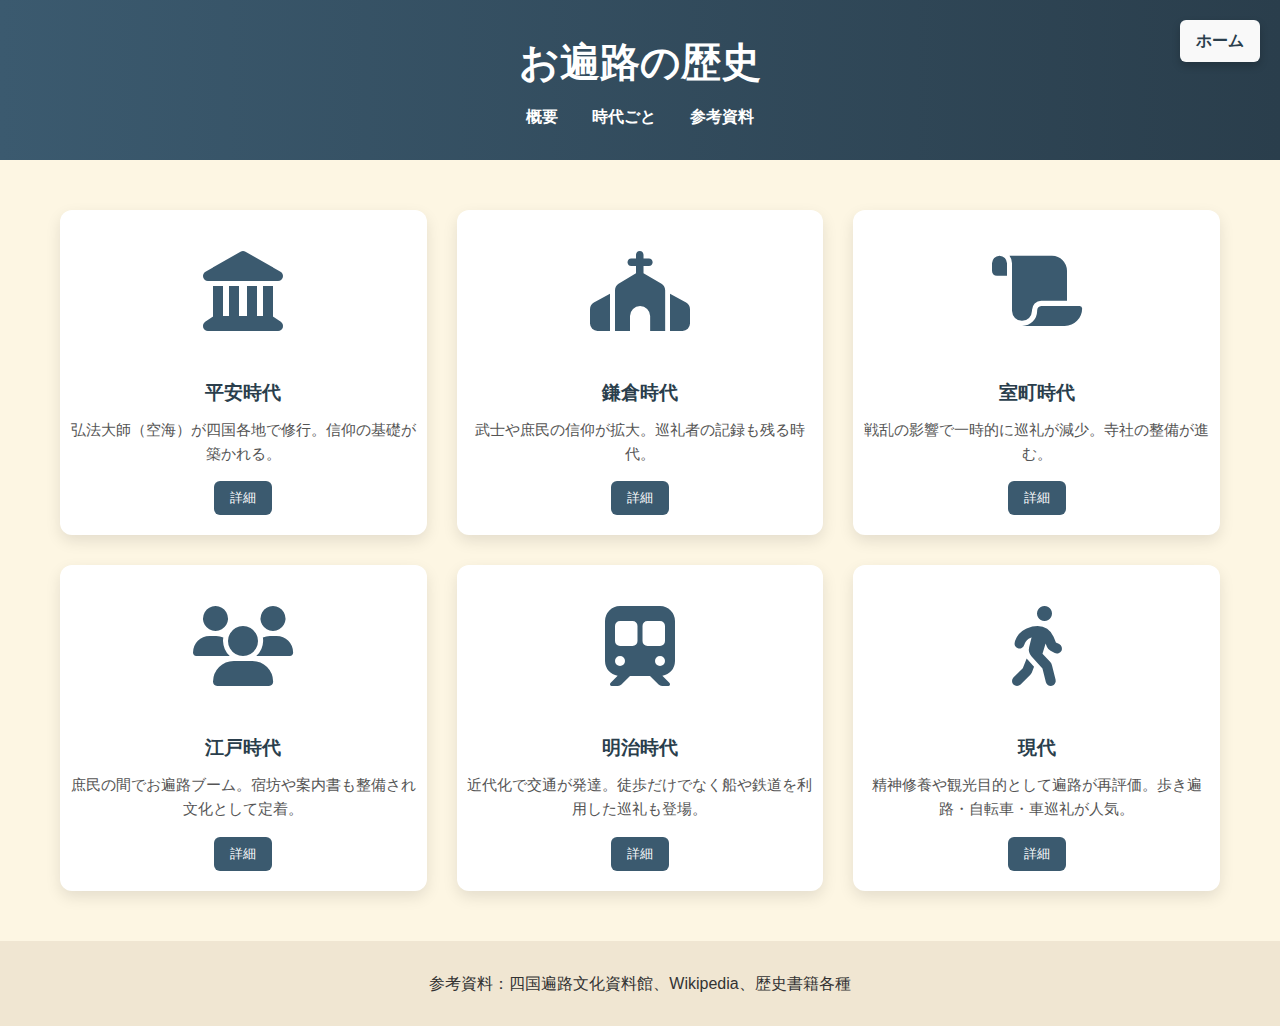
<file: website/main.html>
<!DOCTYPE html>
<html lang="ja">
<head>
<meta charset="UTF-8">
<meta name="viewport" content="width=device-width, initial-scale=1.0">
<title>お遍路の歴史</title>

<!-- Font Awesome CDN -->
<link rel="stylesheet" href="https://cdnjs.cloudflare.com/ajax/libs/font-awesome/6.4.0/css/all.min.css">

<style>
  /* リセット */
  * { margin:0; padding:0; box-sizing:border-box; }

  body {
    font-family: "Yu Gothic","Hiragino Kaku Gothic Pro","Meiryo",sans-serif;
    background-color: #fdf6e3;
    color: #333;
    line-height: 1.6;
  }

  /* ヘッダー */
  header {
    background: linear-gradient(90deg,#3b5a6f,#2a3e4c);
    color:#fff;
    padding:30px 20px;
    text-align:center;
    position: relative;
  }
  header h1 {
    font-size:2.5em;
    margin-bottom:10px;
    font-family:"Hiragino Mincho Pro","Yu Mincho","serif";
  }
  nav a {
    color:#fff;
    text-decoration:none;
    margin:0 15px;
    font-weight:bold;
    transition:0.3s;
  }
  nav a:hover { text-decoration:underline; }

  /* ホームボタン */
  .home-btn {
    position: absolute;
    top:20px;
    right:20px;
    background:#f9f9f9;
    color:#2a3e4c;
    text-decoration:none;
    padding:8px 16px;
    border-radius:6px;
    font-weight:bold;
    box-shadow:0 4px 8px rgba(0,0,0,0.2);
    transition:0.3s;
  }
  .home-btn:hover {
    background:#3b5a6f;
    color:#fff;
  }

  /* メインビジュアル */
  .hero {
    background: linear-gradient(135deg,#a8c0ff,#3f2b96);
    height:300px;
    display:flex;
    align-items:center;
    justify-content:center;
    color:#fff;
    text-shadow: 2px 2px 6px rgba(0,0,0,0.6);
  }
  .hero h2 { font-size:2em; text-align:center; }

  /* 歴史カード */
  .history-section {
    max-width:1200px;
    margin:50px auto;
    display:grid;
    grid-template-columns: repeat(auto-fit,minmax(280px,1fr));
    gap:30px;
    padding:0 20px;
  }
  .card {
    background:#fff;
    border-radius:12px;
    box-shadow:0 6px 15px rgba(0,0,0,0.1);
    overflow:hidden;
    transition: transform 0.3s, box-shadow 0.3s;
    cursor:pointer;
    position:relative;
    text-align:center;
    padding-bottom:20px;
  }
  .card:hover {
    transform: translateY(-10px);
    box-shadow:0 12px 25px rgba(0,0,0,0.2);
  }

  /* アイコン部分 */
  .card-icon {
    font-size:80px;
    color:#3b5a6f;
    margin:20px 0;
  }

  .card-content h3 {
    margin-bottom:10px;
    color:#2a3e4c;
  }
  .card-content p {
    font-size:0.95em;
    color:#555;
    padding:0 10px;
  }
  .card button {
    margin-top:15px;
    background:#3b5a6f;
    color:#fff;
    border:none;
    padding:8px 16px;
    border-radius:6px;
    cursor:pointer;
    transition:0.3s;
  }
  .card button:hover { background:#2a3e4c; }

  /* モーダル */
  .modal {
    display:none;
    position:fixed;
    top:0; left:0;
    width:100%; height:100%;
    background: rgba(0,0,0,0.7);
    justify-content:center;
    align-items:center;
    z-index:100;
    padding:20px;
  }
  .modal-content {
    background:#fff;
    padding:30px;
    border-radius:12px;
    max-width:700px;
    max-height:90%;
    overflow-y:auto;
    position:relative;
    animation:fadeIn 0.3s ease;
  }
  .modal-content h3 { margin-bottom:15px; color:#2a3e4c; }
  .modal-content p { margin-bottom:10px; }
  .close-btn {
    position:absolute;
    top:15px; right:15px;
    background:#3b5a6f;
    color:#fff;
    border:none;
    padding:5px 10px;
    border-radius:6px;
    cursor:pointer;
  }
  .close-btn:hover { background:#2a3e4c; }

  @keyframes fadeIn {
    from {opacity:0; transform:scale(0.9);}
    to {opacity:1; transform:scale(1);}
  }

  /* フッター */
  footer {
    text-align:center;
    padding:30px 20px;
    background:#f0e6d2;
    color:#333;
    margin-top:50px;
  }

  @media(max-width:600px){
    header h1 { font-size:1.8em; }
    .hero h2 { font-size:1.4em; }
    .card-icon { font-size:60px; }
  }
</style>
</head>
<body>

<header>
  <h1>お遍路の歴史</h1>
  <nav>
    <a href="#overview">概要</a>
    <a href="#cards">時代ごと</a>
    <a href="#footer">参考資料</a>
  </nav>
  <a href="index.html" class="home-btn">ホーム</a>
</header>

<section id="cards" class="history-section">
  <!-- 平安時代 -->
  <div class="card" data-modal="modal1">
    <div class="card-icon"><i class="fa-solid fa-landmark"></i></div>
    <div class="card-content">
      <h3>平安時代</h3>
      <p>弘法大師（空海）が四国各地で修行。信仰の基礎が築かれる。</p>
      <button>詳細</button>
    </div>
  </div>

  <!-- 鎌倉時代 -->
  <div class="card" data-modal="modal2">
    <div class="card-icon"><i class="fa-solid fa-church"></i></div>
    <div class="card-content">
      <h3>鎌倉時代</h3>
      <p>武士や庶民の信仰が拡大。巡礼者の記録も残る時代。</p>
      <button>詳細</button>
    </div>
  </div>

  <!-- 室町時代 -->
  <div class="card" data-modal="modal3">
    <div class="card-icon"><i class="fa-solid fa-scroll"></i></div>
    <div class="card-content">
      <h3>室町時代</h3>
      <p>戦乱の影響で一時的に巡礼が減少。寺社の整備が進む。</p>
      <button>詳細</button>
    </div>
  </div>

  <!-- 江戸時代 -->
  <div class="card" data-modal="modal4">
    <div class="card-icon"><i class="fa-solid fa-users"></i></div>
    <div class="card-content">
      <h3>江戸時代</h3>
      <p>庶民の間でお遍路ブーム。宿坊や案内書も整備され文化として定着。</p>
      <button>詳細</button>
    </div>
  </div>

  <!-- 明治時代 -->
  <div class="card" data-modal="modal5">
    <div class="card-icon"><i class="fa-solid fa-train-subway"></i></div>
    <div class="card-content">
      <h3>明治時代</h3>
      <p>近代化で交通が発達。徒歩だけでなく船や鉄道を利用した巡礼も登場。</p>
      <button>詳細</button>
    </div>
  </div>

  <!-- 現代 -->
  <div class="card" data-modal="modal6">
    <div class="card-icon"><i class="fa-solid fa-person-walking"></i></div>
    <div class="card-content">
      <h3>現代</h3>
      <p>精神修養や観光目的として遍路が再評価。歩き遍路・自転車・車巡礼が人気。</p>
      <button>詳細</button>
    </div>
  </div>
</section>

<!-- モーダル -->
<div id="modal1" class="modal">
  <div class="modal-content">
    <button class="close-btn">閉じる</button>
    <h3>平安時代の遍路</h3>
    <p>空海（弘法大師）が遍路の原型を開く。仏教の修行道として四国各地を巡り、信仰の基礎を築いた。初期は宗教的目的が中心であり、個人の精神修養が重視された。</p>
  </div>
</div>
<div id="modal2" class="modal">
  <div class="modal-content">
    <button class="close-btn">閉じる</button>
    <h3>鎌倉時代の遍路</h3>
    <p>武士階級が信仰の中心となり、巡礼者が増加。寺社への寄進や参拝記録が残る。庶民の巡礼も徐々に広がり、地域に根付く文化となった。</p>
  </div>
</div>
<div id="modal3" class="modal">
  <div class="modal-content">
    <button class="close-btn">閉じる</button>
    <h3>室町時代の遍路</h3>
    <p>戦乱や地方の混乱により巡礼は一時的に減少したが、寺社の整備が進む。信仰の道は地域コミュニティに支えられ、僧侶や修行者の役割が重要となる。</p>
  </div>
</div>
<div id="modal4" class="modal">
  <div class="modal-content">
    <button class="close-btn">閉じる</button>
    <h3>江戸時代の遍路</h3>
    <p>庶民の間でお遍路ブームが起こる。宿坊・案内書が整備され、巡礼文化として四国全土に定着。観光的側面と宗教的側面が融合した時代。</p>
  </div>
</div>
<div id="modal5" class="modal">
  <div class="modal-content">
    <button class="close-btn">閉じる</button>
    <h3>明治時代の遍路</h3>
    <p>近代化による交通の発達で、徒歩以外の巡礼が可能に。鉄道や船を活用する巡礼者も登場し、遍路のスタイルに変化が生まれた。</p>
  </div>
</div>
<div id="modal6" class="modal">
  <div class="modal-content">
    <button class="close-btn">閉じる</button>
    <h3>現代の遍路</h3>
    <p>精神修養や観光目的で遍路が再評価され、多くの人々が参加。歩き遍路だけでなく、自転車や車での巡礼も一般的。ガイドブックやウェブ情報も充実している。</p>
  </div>
</div>

<footer id="footer">
  <p>参考資料：四国遍路文化資料館、Wikipedia、歴史書籍各種</p>
</footer>

<script>
  const cards = document.querySelectorAll('.card');
  const modals = document.querySelectorAll('.modal');
  const closeBtns = document.querySelectorAll('.close-btn');

  cards.forEach(card => {
    card.querySelector('button').addEventListener('click', () => {
      const modalId = card.dataset.modal;
      document.getElementById(modalId).style.display = 'flex';
    });
  });

  closeBtns.forEach(btn => {
    btn.addEventListener('click', () => {
      btn.closest('.modal').style.display = 'none';
    });
  });

  window.addEventListener('click', e => {
    modals.forEach(modal => {
      if(e.target === modal) modal.style.display = 'none';
    });
  });
</script>

</body>
</html>
</file>
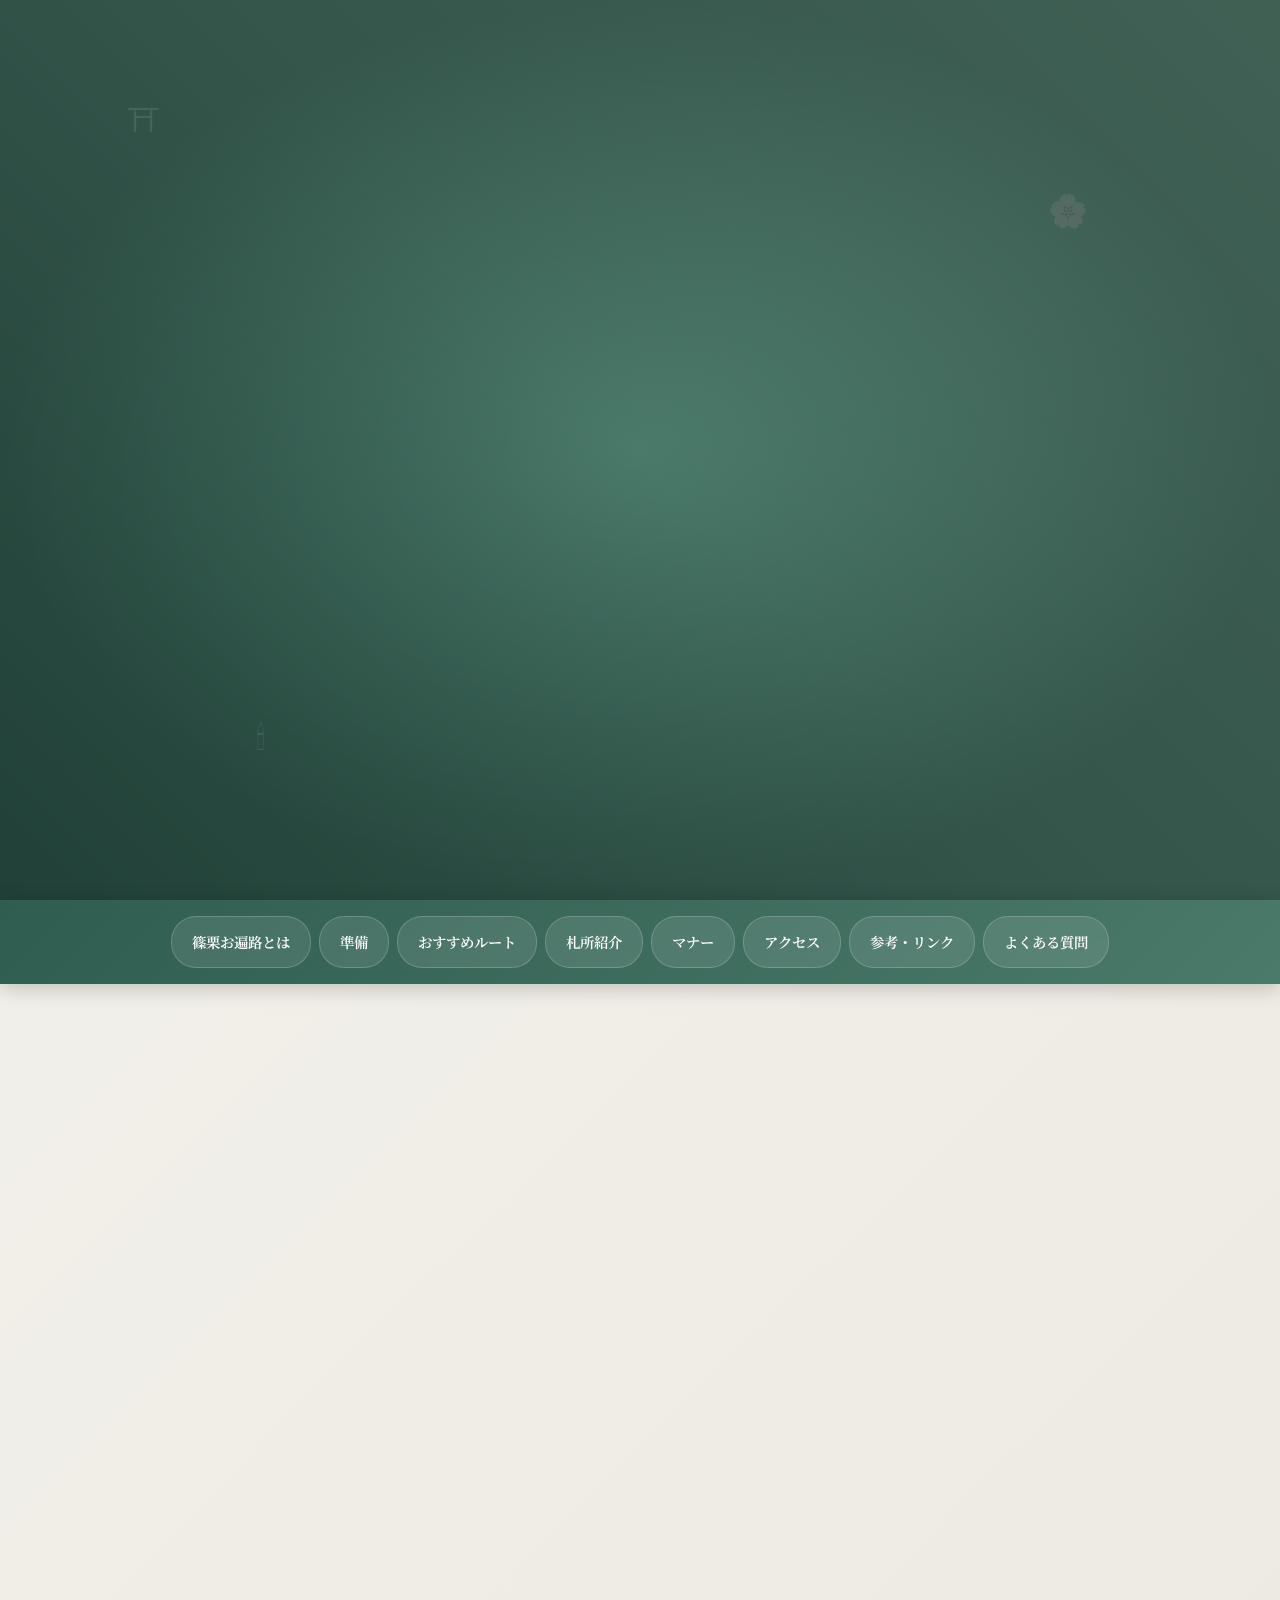
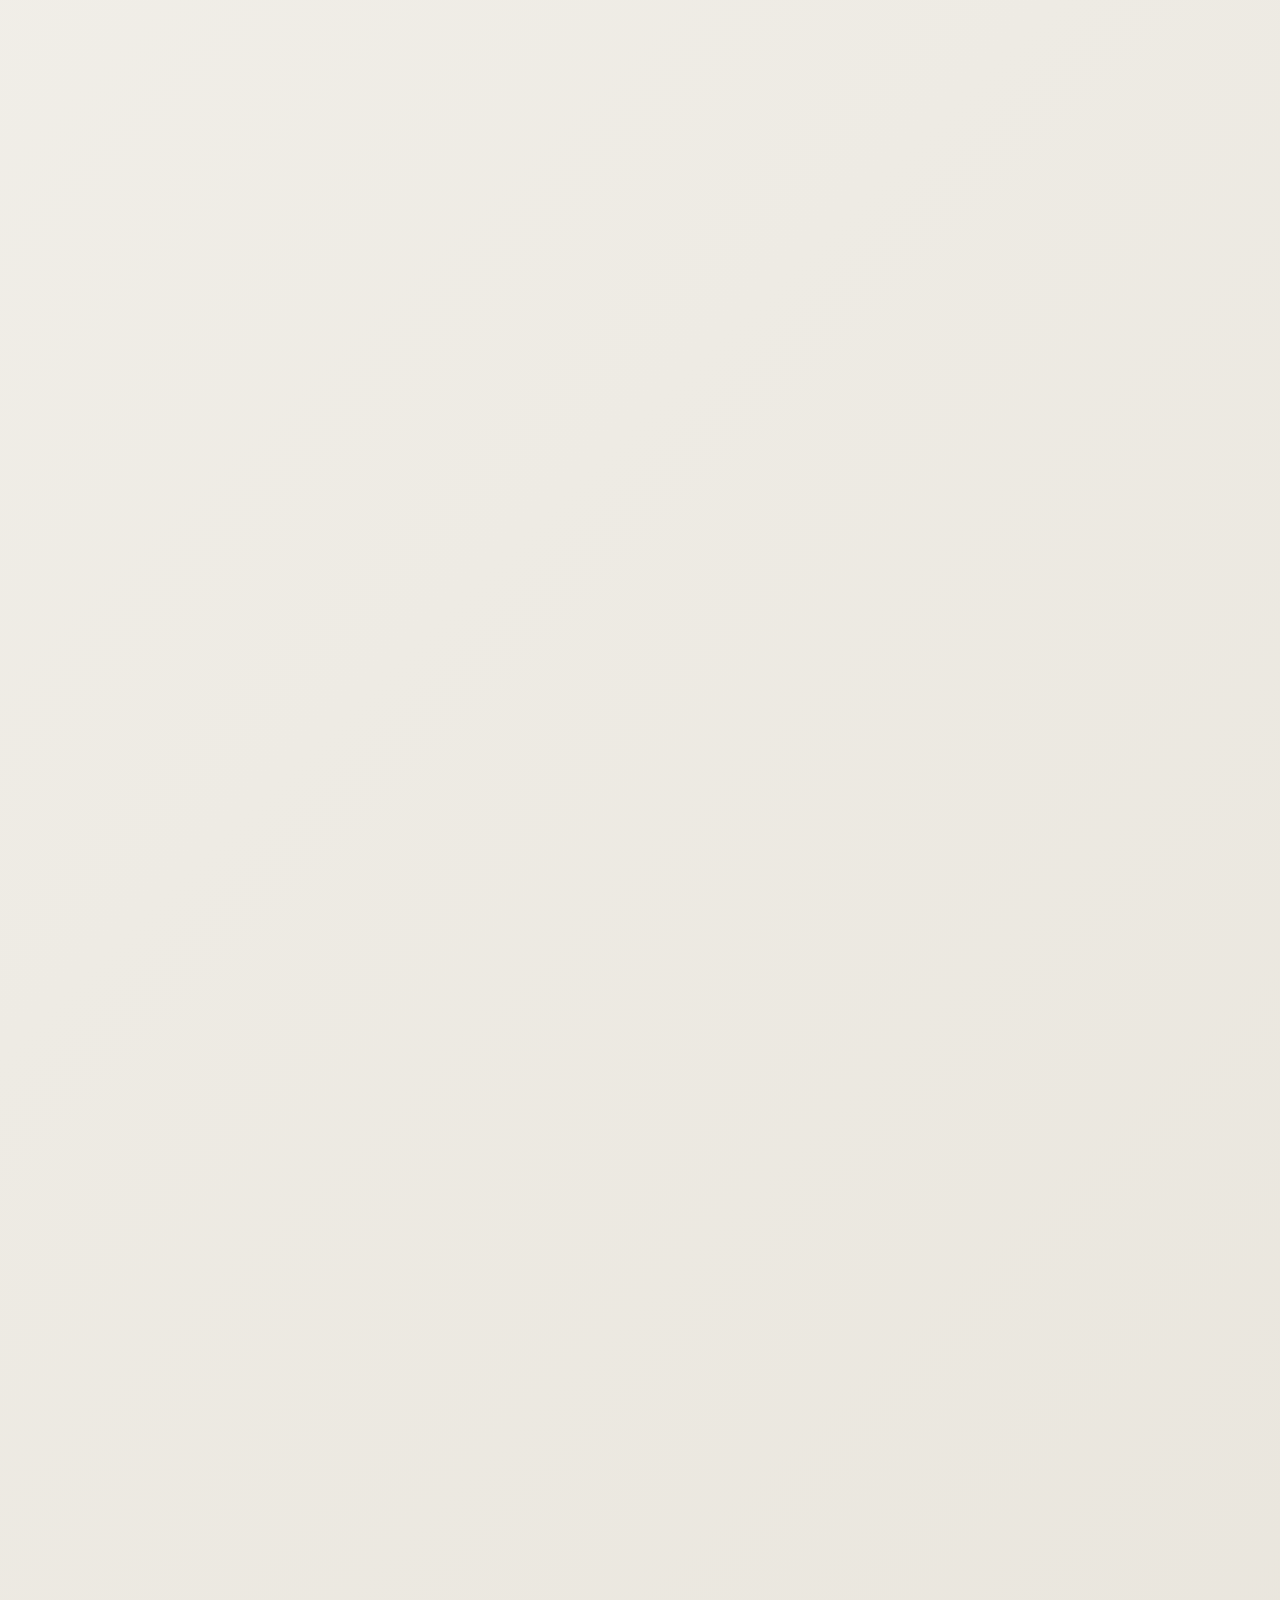
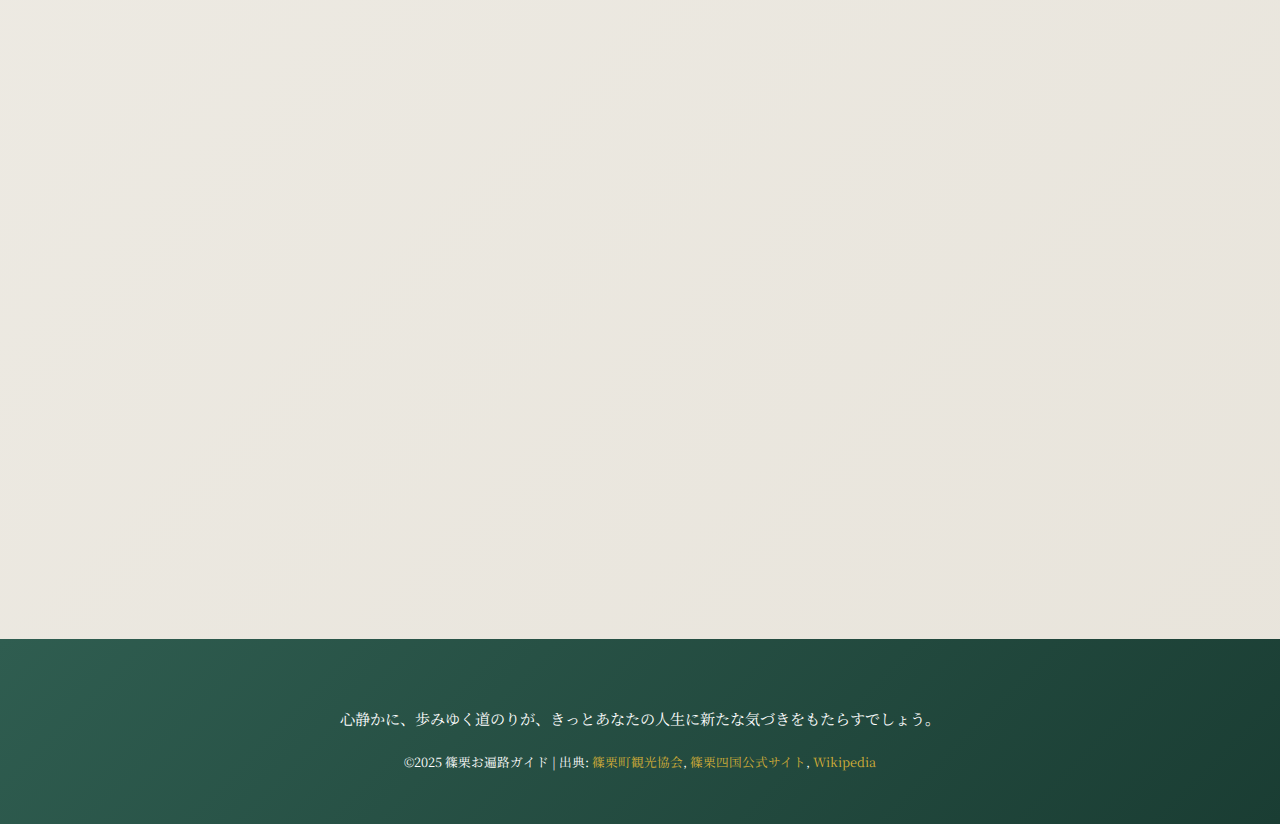
<file: website/sub.html>
<!DOCTYPE html>
<html lang="ja">
<head>
<meta charset="UTF-8">
<meta name="viewport" content="width=device-width, initial-scale=1.0">
<title>篠栗お遍路 — 初心者ガイド</title>
<link href="https://fonts.googleapis.com/css2?family=Noto+Serif+JP:wght@300;400;700&display=swap" rel="stylesheet">
<style>
.hero-inner .home-btn {
  display: inline-block;
  padding: 1rem 2.5rem;
  background: linear-gradient(135deg, var(--green) 0%, var(--green-light) 100%);
  color: #fff;
  border-radius: 50px;
  text-decoration: none;
  font-weight: 700;
  font-size: 1.1rem;
  box-shadow: 0 10px 30px rgba(47, 93, 80, 0.3);
  transition: all 0.4s cubic-bezier(0.25, 0.46, 0.45, 0.94);
  
  /* アニメーションを追加 */
  opacity: 0;
  animation: heroBtn 1.5s ease-out 1s forwards;
  transform: translateY(30px);
}

.hero-inner .home-btn:hover {
  transform: translateY(-8px) scale(1.05);
  box-shadow: 0 20px 40px rgba(47, 93, 80, 0.4);
  background: linear-gradient(135deg, var(--green-light) 0%, var(--green) 100%);
}
:root {
  --bg: linear-gradient(135deg, #f4f2ed 0%, #e8e4db 100%);
  --card: #fff;
  --accent: #b3422c;
  --accent-hover: #8a3221;
  --green: #2f5d50;
  --green-light: #4a7a6a;
  --shadow: rgba(0,0,0,0.2);
  --shadow-light: rgba(0,0,0,0.1);
  --text: #2c2c2c;
  --border: #ddd;
  --gold: #d4af37;
}

* {
  box-sizing: border-box;
}

body {
  margin: 0;
  font-family: "Noto Serif JP", serif;
  background: var(--bg);
  color: var(--text);
  line-height: 1.8;
  font-weight: 400;
  overflow-x: hidden;
}

.hero {
  position: relative;
  background: linear-gradient(45deg, #2f5d50 0%, #4a7a6a 50%, #5d8a7a 100%),
              url('https://images.unsplash.com/photo-1506748686214-e9df14d4d9d0?auto=format&fit=crop&w=1600&q=80') center/cover;
  background-blend-mode: overlay;
  color: #fff;
  height: 100vh;
  display: flex;
  align-items: center;
  justify-content: center;
  text-align: center;
  overflow: hidden;
}

.hero::before {
  content: '';
  position: absolute;
  top: 0;
  left: 0;
  right: 0;
  bottom: 0;
  background: radial-gradient(ellipse at center, transparent 0%, rgba(0,0,0,0.3) 70%);
}

.hero-inner {
  position: relative;
  z-index: 2;
  max-width: 800px;
  padding: 0 20px;
}

.hero-inner h1 {
  font-size: clamp(2.5rem, 8vw, 5rem);
  font-weight: 700;
  margin: 0 0 0.5em;
  background: linear-gradient(135deg, #fff 0%, #d4af37 100%);
  -webkit-background-clip: text;
  -webkit-text-fill-color: transparent;
  background-clip: text;
  text-shadow: 2px 2px 20px rgba(0,0,0,0.5);
  animation: heroTitle 1.5s ease-out forwards;
  opacity: 0;
  transform: translateY(50px);
}

.hero-inner p {
  font-size: clamp(1rem, 3vw, 1.4rem);
  margin: 0 0 2em;
  font-weight: 300;
  opacity: 0;
  animation: heroText 1.5s ease-out 0.5s forwards;
  transform: translateY(30px);
}

.hero-inner .btn {
  display: inline-block;
  padding: 1rem 2.5rem;
  background: linear-gradient(135deg, var(--accent) 0%, var(--accent-hover) 100%);
  color: #fff;
  border-radius: 50px;
  text-decoration: none;
  font-weight: 700;
  font-size: 1.1rem;
  box-shadow: 0 10px 30px rgba(179, 66, 44, 0.3);
  transition: all 0.4s cubic-bezier(0.25, 0.46, 0.45, 0.94);
  opacity: 0;
  animation: heroBtn 1.5s ease-out 1s forwards;
  transform: translateY(30px);
}

.hero-inner .btn:hover {
  transform: translateY(-8px) scale(1.05);
  box-shadow: 0 20px 40px rgba(179, 66, 44, 0.4);
  background: linear-gradient(135deg, var(--accent-hover) 0%, var(--accent) 100%);
}

.floating-ornament {
  position: absolute;
  font-size: 2rem;
  opacity: 0.1;
  animation: float 6s ease-in-out infinite;
}

.floating-ornament:nth-child(1) { top: 10%; left: 10%; animation-delay: 0s; }
.floating-ornament:nth-child(2) { top: 20%; right: 15%; animation-delay: 2s; }
.floating-ornament:nth-child(3) { bottom: 15%; left: 20%; animation-delay: 4s; }

.toc {
  display: flex;
  flex-wrap: wrap;
  justify-content: center;
  gap: 8px;
  background: linear-gradient(135deg, var(--green) 0%, var(--green-light) 100%);
  padding: 16px;
  box-shadow: 0 4px 20px var(--shadow);
  position: sticky;
  top: 0;
  z-index: 100;
  backdrop-filter: blur(10px);
}

.toc a {
  color: #fff;
  text-decoration: none;
  padding: 12px 20px;
  border-radius: 25px;
  font-weight: 600;
  font-size: 0.9rem;
  transition: all 0.3s cubic-bezier(0.25, 0.46, 0.45, 0.94);
  background: rgba(255,255,255,0.1);
  backdrop-filter: blur(5px);
  border: 1px solid rgba(255,255,255,0.2);
}

.toc a:hover {
  background: rgba(255,255,255,0.25);
  transform: translateY(-2px);
  box-shadow: 0 5px 15px rgba(0,0,0,0.2);
}

.container {
  max-width: 1200px;
  margin: 60px auto;
  padding: 0 20px;
}

.card {
  background: var(--card);
  padding: 32px;
  border-radius: 20px;
  box-shadow: 0 10px 40px var(--shadow-light);
  margin-bottom: 32px;
  opacity: 0;
  transform: translateY(60px);
  transition: all 0.8s cubic-bezier(0.25, 0.46, 0.45, 0.94);
  border: 1px solid rgba(255,255,255,0.8);
  backdrop-filter: blur(10px);
  position: relative;
  overflow: hidden;
}

.card::before {
  content: '';
  position: absolute;
  top: 0;
  left: 0;
  right: 0;
  height: 4px;
  background: linear-gradient(90deg, var(--accent) 0%, var(--gold) 50%, var(--green) 100%);
}

.card:hover {
  transform: translateY(-8px);
  box-shadow: 0 20px 60px var(--shadow);
}

.card h2 {
  color: var(--accent);
  margin-top: 0;
  font-weight: 700;
  font-size: 1.8rem;
  margin-bottom: 20px;
  position: relative;
  padding-bottom: 10px;
}

.card h2::after {
  content: '';
  position: absolute;
  bottom: 0;
  left: 0;
  width: 60px;
  height: 3px;
  background: linear-gradient(90deg, var(--accent) 0%, var(--gold) 100%);
  border-radius: 2px;
}

.card ul {
  list-style: none;
  padding: 0;
}

.card li {
  padding: 8px 0;
  padding-left: 24px;
  position: relative;
  transition: all 0.3s ease;
}

.card li::before {
  content: '✦';
  position: absolute;
  left: 0;
  color: var(--accent);
  font-weight: bold;
}

.card li:hover {
  padding-left: 28px;
  color: var(--accent);
}

.card ol {
  counter-reset: step-counter;
  list-style: none;
  padding: 0;
}

.card ol li {
  counter-increment: step-counter;
  padding: 12px 0 12px 40px;
  position: relative;
  border-left: 2px solid var(--border);
  margin-left: 20px;
}

.card ol li::before {
  content: counter(step-counter);
  position: absolute;
  left: -12px;
  top: 8px;
  background: var(--accent);
  color: white;
  width: 24px;
  height: 24px;
  border-radius: 50%;
  display: flex;
  align-items: center;
  justify-content: center;
  font-size: 0.8rem;
  font-weight: bold;
}

#faq {
  margin-top: 60px;
}

.faq-item {
  margin-bottom: 20px;
  border-radius: 16px;
  overflow: hidden;
  box-shadow: 0 8px 30px rgba(0,0,0,0.15);
  transition: all 0.4s cubic-bezier(0.25, 0.46, 0.45, 0.94);
  border: 1px solid rgba(255,255,255,0.5);
  background: rgba(255,255,255,0.9);
  backdrop-filter: blur(10px);
}

.faq-item:hover {
  transform: translateY(-5px);
  box-shadow: 0 15px 40px rgba(0,0,0,0.25);
}

.faq-question {
  width: 100%;
  text-align: left;
  background: linear-gradient(135deg, var(--green) 0%, var(--green-light) 100%);
  color: #fff;
  padding: 20px 24px;
  border: none;
  font-weight: 600;
  cursor: pointer;
  font-size: 1.1rem;
  transition: all 0.3s ease;
  position: relative;
  overflow: hidden;
}

.faq-question::before {
  content: '';
  position: absolute;
  top: 0;
  left: -100%;
  width: 100%;
  height: 100%;
  background: linear-gradient(90deg, transparent, rgba(255,255,255,0.2), transparent);
  transition: left 0.5s;
}

.faq-question:hover::before {
  left: 100%;
}

.faq-question:hover {
  background: linear-gradient(135deg, var(--accent) 0%, var(--accent-hover) 100%);
}

.faq-answer {
  display: none;
  padding: 24px;
  background: rgba(255,255,255,0.95);
  color: var(--text);
  font-size: 1rem;
  line-height: 1.7;
  border-top: 1px solid rgba(0,0,0,0.1);
  animation: slideDown 0.5s ease forwards;
  backdrop-filter: blur(5px);
}

.footer {
  text-align: center;
  padding: 50px 20px;
  background: linear-gradient(135deg, var(--green) 0%, #1a3d33 100%);
  color: #fff;
  font-size: 0.95rem;
  line-height: 1.8;
  margin-top: 80px;
}

.footer a {
  color: var(--gold);
  text-decoration: none;
  transition: all 0.3s ease;
}

.footer a:hover {
  color: #fff;
  text-shadow: 0 2px 10px var(--gold);
}

/* Grid Layout for larger screens */
@media(min-width: 768px) {
  .card-grid {
    display: grid;
    grid-template-columns: repeat(auto-fit, minmax(400px, 1fr));
    gap: 32px;
  }
  
  .card.wide {
    grid-column: 1 / -1;
  }
}

/* Animations */
@keyframes heroTitle {
  0% { opacity: 0; transform: translateY(50px) rotateX(90deg); }
  100% { opacity: 1; transform: translateY(0) rotateX(0); }
}

@keyframes heroText {
  0% { opacity: 0; transform: translateY(30px); }
  100% { opacity: 1; transform: translateY(0); }
}

@keyframes heroBtn {
  0% { opacity: 0; transform: translateY(30px) scale(0.8); }
  100% { opacity: 1; transform: translateY(0) scale(1); }
}

@keyframes slideDown {
  0% { opacity: 0; max-height: 0; transform: translateY(-20px); }
  100% { opacity: 1; max-height: 500px; transform: translateY(0); }
}

@keyframes float {
  0%, 100% { transform: translateY(0px) rotate(0deg); }
  50% { transform: translateY(-20px) rotate(180deg); }
}

/* Responsive Design */
@media(max-width: 768px) {
  .hero {
    height: 80vh;
  }
  
  .toc {
    gap: 4px;
    padding: 12px;
  }
  
  .toc a {
    padding: 8px 12px;
    font-size: 0.8rem;
  }
  
  .card {
    padding: 24px;
    margin-bottom: 24px;
  }
  
  .container {
    padding: 0 16px;
    margin: 40px auto;
  }
}

/* Scroll reveal animation */
.reveal {
  opacity: 1 !important;
  transform: translateY(0) !important;
}
</style>
</head>
<body>
<header class="hero">
  <div class="floating-ornament">⛩</div>
  <div class="floating-ornament">🌸</div>
  <div class="floating-ornament">🕯</div>
  <div class="hero-inner">
    <h1>篠栗お遍路</h1>
    <p>初心者でも安心。歩き方・ルート・札所情報・マナーを徹底解説。<br>心の旅路へ、いざ出発。</p>
	   <a href="index.html" class="home-btn">ホーム</a>
    <a href="#about" class="btn">はじめてみる</a>
  </div>
</header>

<nav class="toc">
  <a href="#about">篠栗お遍路とは</a>
  <a href="#prepare">準備</a>
  <a href="#route">おすすめルート</a>
  <a href="#temples">札所紹介</a>
  <a href="#etiquette">マナー</a>
  <a href="#access">アクセス</a>
  <a href="#resources">参考・リンク</a>
  <a href="#faq">よくある質問</a>
</nav>

<main class="container">
<div class="card-grid">
<section id="about" class="card">
  <h2>篠栗お遍路とは</h2>
  <p>福岡県篠栗町周辺に点在する88ヶ所の札所を巡礼する霊場巡りで、「篠栗四国」と呼ばれます。四国八十八箇所を縮図化した形で、徒歩や車でも巡ることが可能です。</p>
  <p>明治時代に開創されたこの霊場は、四国への遠路を歩けない人々のために作られ、現在でも多くの参拝者に愛され続けています。山間部の自然豊かな環境の中で、心静かに巡礼の旅を楽しむことができます。</p>
</section>

<section id="prepare" class="card">
  <h2>初心者の準備・持ち物</h2>
  <ul>
    <li>服装：歩きやすい服装。白装束・輪袈裟は任意</li>
    <li>靴：トレッキングシューズまたはスニーカー</li>
    <li>持ち物：納経帳、数珠、金剛杖、飲料水、スマートフォン</li>
    <li>雨具：折りたたみ傘またはレインコート</li>
    <li>軽食：行動食やおにぎりなど</li>
    <li>体力配分：1日3〜5km程度からスタート</li>
    <li>期間：3〜4日で全行程を巡ることが可能</li>
    <li>注意点：山道や参道は滑りやすい箇所あり</li>
  </ul>
</section>

<section id="route" class="card">
  <h2>おすすめルート（初心者向け）</h2>
  <ol>
    <li><strong>1日目：</strong>篠栗駅 → 南蔵院 → 呑山観音寺（徒歩メインルート）<br>
    <small>距離：約8km / 所要時間：4-5時間</small></li>
    <li><strong>2日目：</strong>天王院 → 長松寺 → 車で巡る短縮ルート<br>
    <small>距離：約12km / 所要時間：6-7時間</small></li>
    <li><strong>3日目：</strong>町内の残り札所巡り → 駅または宿泊先へ<br>
    <small>距離：約10km / 所要時間：5-6時間</small></li>
  </ol>
  <p><strong>ポイント：</strong>無理をせず、自分のペースで巡ることが大切です。各札所での参拝時間も十分に確保しましょう。</p>
</section>

<section id="temples" class="card">
  <h2>主な札所紹介</h2>
  <p>篠栗町内には歴史ある寺院が点在しています。特に有名なのは<strong>南蔵院</strong>で、世界最大級の涅槃像があることで知られています。</p>
  <p><strong>呑山観音寺</strong>は縁結びのご利益で人気があり、<strong>天王院</strong>は山の中に静かに佇む修行道場として参拝者に親しまれています。</p>
  <p>このほか、長松寺や若杉山不動寺など、自然と一体となった雰囲気の寺院も数多くあります。</p>
</section>

<section id="etiquette" class="card">
  <h2>お作法・マナー</h2>
  <ul>
    <li>本堂での合掌・読経（般若心経など）を心静かに</li>
    <li>納経帳への御朱印は順番を守って静かに待つ</li>
    <li>境内では静粛に、携帯電話はマナーモードに</li>
    <li>ゴミは必ず持ち帰る</li>
    <li>撮影禁止の札に従う</li>
    <li>他の参拝者への配慮を忘れずに</li>
    <li>お賽銭は心を込めて</li>
    <li>挨拶は「お疲れ様でした」で</li>
  </ul>
</section>

<section id="access" class="card">
  <h2>アクセス・滞在</h2>
  <p><strong>交通：</strong>JR篠栗線「篠栗駅」下車、徒歩・バス・車で各札所へ。福岡市内からのアクセスも良好です。</p>
  <p><strong>宿泊：</strong>近隣には民宿、ビジネスホテル、温泉旅館が多数あります。事前予約をおすすめします。</p>
  <p><strong>周辺観光：</strong>米ノ山展望台、若杉楽園、南蔵院の涅槃像など、巡礼と併せて楽しめる観光スポットも豊富です。</p>
</section>

<section id="resources" class="card">
  <h2>参考・リンク</h2>
  <ul>
    <li><a href="https://sasagurikanko.com/" target="_blank">篠栗町観光協会</a> - 最新の観光情報</li>
    <li><a href="https://sasaguri88.la.coocan.jp/" target="_blank">篠栗四国公式サイト</a> - 詳細な札所情報</li>
    <li><a href="https://ja.wikipedia.org/wiki/%E7%AF%A0%E6%A0%97%E5%9B%9B%E5%9B%BD%E5%85%AB%E5%8D%81%E5%85%AB%E7%AE%87%E6%89%80" target="_blank">Wikipedia 篠栗四国八十八箇所</a> - 歴史的背景</li>
  </ul>
</section>
</div>

<section id="faq" class="card wide">
  <h2>よくある質問</h2>
  <div class="faq-item">
    <button class="faq-question">Q1: お遍路は何歳から参加できますか？</button>
    <div class="faq-answer">
      <p>特に年齢制限はありません。体力に合わせて徒歩や車での巡礼が可能です。子どもや高齢者でも無理なく参加できるよう、様々なルートが用意されています。家族連れでの参加も多く、年齢を問わず楽しめる霊場です。</p>
    </div>
  </div>
  
  <div class="faq-item">
    <button class="faq-question">Q2: 白装束や輪袈裟は必須ですか？</button>
    <div class="faq-answer">
      <p>初心者の方は任意です。服装は歩きやすい服装であれば問題ありません。記念や気分を高めるために着用する方もいらっしゃいますが、強制ではありません。大切なのは心構えです。</p>
    </div>
  </div>
  
  <div class="faq-item">
    <button class="faq-question">Q3: 札所の順番は守るべきですか？</button>
    <div class="faq-answer">
      <p>順番は推奨されていますが、必須ではありません。効率的に巡るためには順番通りが便利ですが、時間の都合や体力に応じて柔軟に調整していただいて構いません。大切なのは心を込めて参拝することです。</p>
    </div>
  </div>
  
  <div class="faq-item">
    <button class="faq-question">Q4: 納経帳はどこで入手できますか？</button>
    <div class="faq-answer">
      <p>納経帳は主要な札所や町内の観光案内所で購入できます。また、事前にオンラインで購入することも可能です。価格は1,500円〜3,000円程度で、デザインや材質によって異なります。</p>
    </div>
  </div>
  
  <div class="faq-item">
    <button class="faq-question">Q5: 一人での巡礼は安全ですか？</button>
    <div class="faq-answer">
      <p>篠栗の札所は比較的安全な地域にありますが、山道もあるため注意は必要です。事前にルートを確認し、家族や友人に行程を伝えておくことをおすすめします。携帯電話の充電も忘れずに。</p>
    </div>
  </div>
</div>
</section>
</main>

<footer class="footer">
  <p>心静かに、歩みゆく道のりが、きっとあなたの人生に新たな気づきをもたらすでしょう。</p>
  <small>©2025 篠栗お遍路ガイド | 出典: 
    <a href="https://sasagurikanko.com/" target="_blank">篠栗町観光協会</a>, 
    <a href="https://sasaguri88.la.coocan.jp/" target="_blank">篠栗四国公式サイト</a>, 
    <a href="https://ja.wikipedia.org/wiki/%E7%AF%A0%E6%A0%97%E5%9B%9B%E5%9B%BD%E5%85%AB%E5%8D%81%E5%85%AB%E7%AE%87%E6%89%80" target="_blank">Wikipedia</a>
  </small>
</footer>

<script>
// スムーズスクロール
document.querySelectorAll('a[href^="#"]').forEach(a=>{
  a.addEventListener('click', e=>{
    e.preventDefault();
    const id = a.getAttribute('href').slice(1);
    const el = document.getElementById(id);
    if(el) {
      const offset = 80;
      const elementPosition = el.offsetTop;
      const offsetPosition = elementPosition - offset;
      
      window.scrollTo({
        top: offsetPosition,
        behavior: 'smooth'
      });
    }
  });
});

// カードスクロールアニメーション
const cards = document.querySelectorAll('.card');
function showCards() {
  const triggerBottom = window.innerHeight * 0.85;
  cards.forEach(card=>{
    const cardTop = card.getBoundingClientRect().top;
    if(cardTop < triggerBottom){
      card.classList.add('reveal');
    }
  });
}

// 初回読み込み時とスクロール時にアニメーション実行
window.addEventListener('scroll', showCards);
window.addEventListener('load', showCards);

// FAQアコーディオン
document.querySelectorAll('.faq-question').forEach(btn=>{
  btn.addEventListener('click', ()=>{
    const answer = btn.nextElementSibling;
    const isOpen = answer.style.display === 'block';
    
    // 全ての回答を閉じる
    document.querySelectorAll('.faq-answer').forEach(ans => {
      ans.style.display = 'none';
    });
    
    // クリックした質問の回答を開く（既に開いていた場合は閉じる）
    if (!isOpen) {
      answer.style.display = 'block';
    }
  });
});

// パララックス効果（軽微）
window.addEventListener('scroll', () => {
  const scrolled = window.pageYOffset;
  const rate = scrolled * -0.5;
  const hero = document.querySelector('.hero');
  if (hero) {
    hero.style.transform = `translateY(${rate}px)`;
  }
});

// 読み込み完了時のアニメーション
window.addEventListener('load', () => {
  showCards();
  
  // ヒーローセクションの装飾要素にランダムな遅延を追加
  const ornaments = document.querySelectorAll('.floating-ornament');
  ornaments.forEach((ornament, index) => {
    ornament.style.animationDelay = `${index * 0.5}s`;
  });
});
</script>
</body>
</html>
</file>
